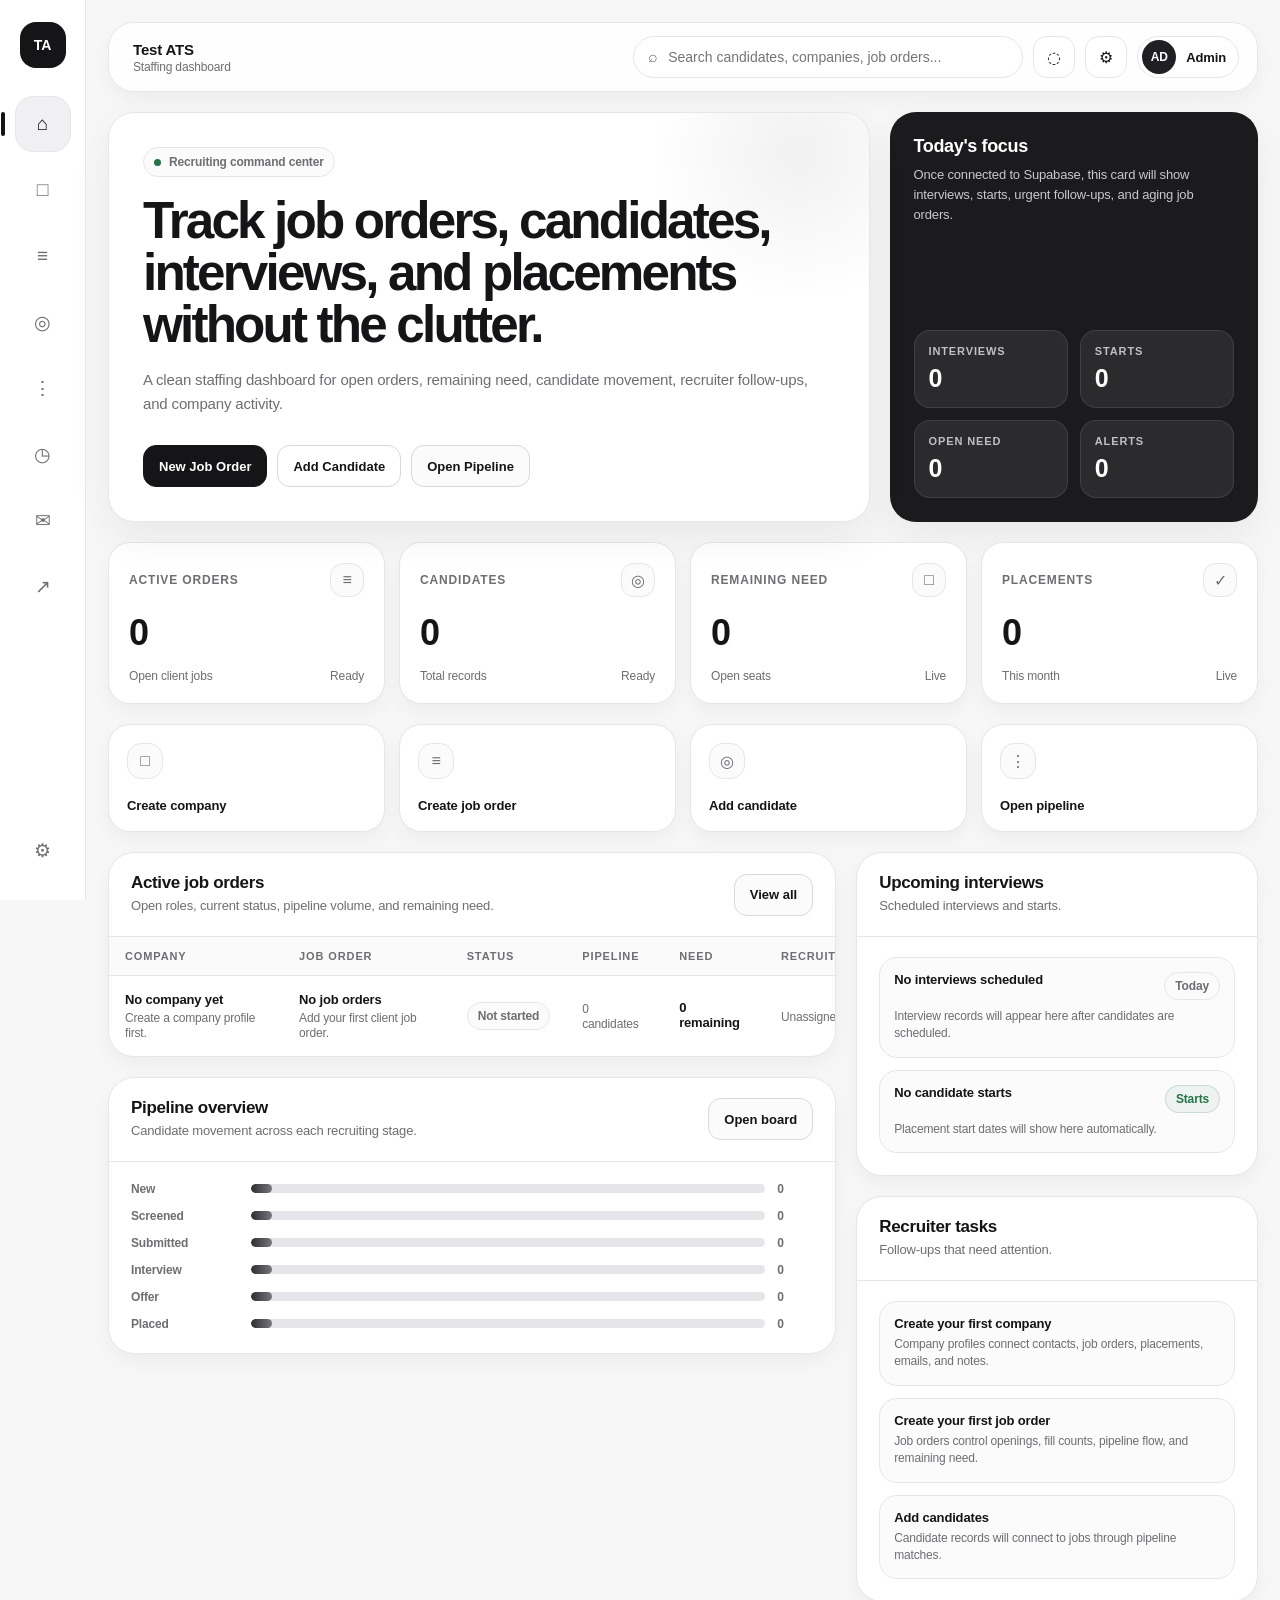
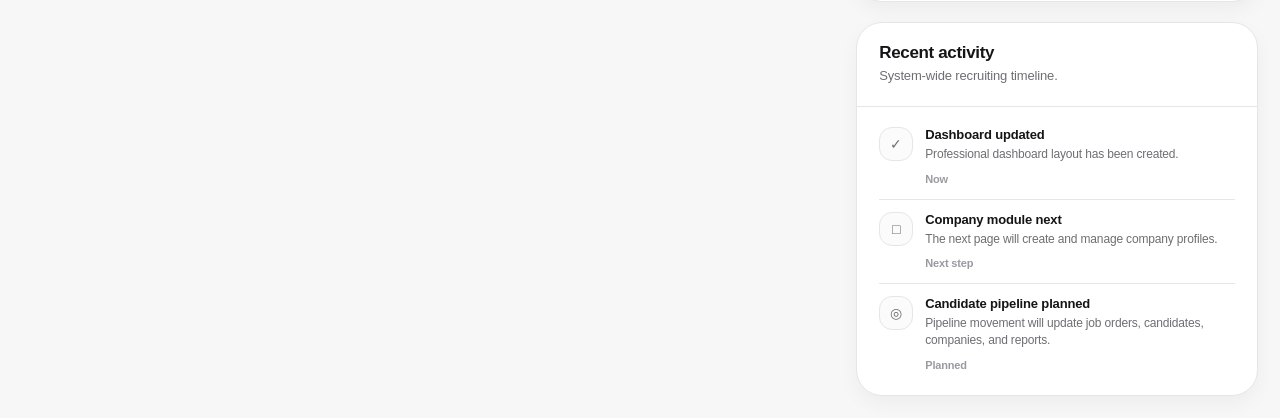
<file: dashboard.html>
<!DOCTYPE html>
<html lang="en">
<head>
  <meta charset="UTF-8" />
  <meta name="viewport" content="width=device-width, initial-scale=1.0" />

  <title>Test ATS | Dashboard</title>

  <style>
    :root {
      --bg: #f7f7f8;
      --panel: #ffffff;
      --panel-soft: #fbfbfc;
      --ink: #151517;
      --muted: #6e6e73;
      --muted-2: #9a9aa1;
      --line: #e6e6ea;
      --line-dark: #d8d8dd;
      --black: #121214;
      --soft-black: #202024;
      --nav: #ffffff;
      --nav-text: #3e3e43;
      --shadow: 0 16px 40px rgba(18, 18, 20, 0.06);
      --shadow-soft: 0 8px 20px rgba(18, 18, 20, 0.045);
      --radius: 18px;
      --radius-lg: 26px;
      --success: #257447;
      --warning: #9a6a11;
      --danger: #a63a32;
      --blue: #4c607d;
    }

    * {
      box-sizing: border-box;
      margin: 0;
      padding: 0;
    }

    body {
      min-height: 100vh;
      background: var(--bg);
      color: var(--ink);
      font-family: Arial, Helvetica, sans-serif;
      letter-spacing: -0.01em;
    }

    button,
    input {
      font: inherit;
    }

    a {
      color: inherit;
      text-decoration: none;
    }

    .app {
      min-height: 100vh;
      display: grid;
      grid-template-columns: 86px 1fr;
    }

    .rail {
      position: sticky;
      top: 0;
      height: 100vh;
      background: var(--nav);
      border-right: 1px solid var(--line);
      display: flex;
      flex-direction: column;
      align-items: center;
      padding: 22px 14px;
      gap: 20px;
    }

    .mark {
      width: 46px;
      height: 46px;
      border-radius: 16px;
      background: var(--ink);
      color: #fff;
      display: grid;
      place-items: center;
      font-weight: 800;
      font-size: 14px;
    }

    .rail-nav {
      display: grid;
      gap: 10px;
      margin-top: 8px;
      width: 100%;
    }

    .rail-link {
      width: 56px;
      height: 56px;
      border-radius: 18px;
      display: grid;
      place-items: center;
      color: var(--muted);
      border: 1px solid transparent;
      font-size: 19px;
      transition: 0.18s ease;
      margin: 0 auto;
      position: relative;
    }

    .rail-link:hover,
    .rail-link.active {
      background: #f0f0f2;
      color: var(--ink);
      border-color: var(--line);
    }

    .rail-link.active::before {
      content: "";
      position: absolute;
      left: -15px;
      width: 4px;
      height: 24px;
      border-radius: 99px;
      background: var(--ink);
    }

    .rail-bottom {
      margin-top: auto;
      display: grid;
      gap: 10px;
    }

    .main {
      min-width: 0;
      padding: 22px;
    }

    .workspace {
      max-width: 1540px;
      margin: 0 auto;
      display: grid;
      gap: 20px;
    }

    .topbar {
      height: 70px;
      background: rgba(255, 255, 255, 0.88);
      border: 1px solid var(--line);
      border-radius: var(--radius-lg);
      box-shadow: var(--shadow-soft);
      display: flex;
      align-items: center;
      justify-content: space-between;
      padding: 0 18px 0 24px;
      backdrop-filter: blur(16px);
    }

    .top-title {
      display: grid;
      gap: 2px;
    }

    .top-title strong {
      font-size: 15px;
      font-weight: 800;
    }

    .top-title span {
      font-size: 12px;
      color: var(--muted);
    }

    .top-actions {
      display: flex;
      align-items: center;
      gap: 10px;
    }

    .search {
      width: 390px;
      height: 42px;
      border: 1px solid var(--line);
      border-radius: 999px;
      display: flex;
      align-items: center;
      gap: 10px;
      padding: 0 14px;
      background: #fff;
      color: var(--muted);
    }

    .search input {
      border: 0;
      outline: 0;
      background: transparent;
      width: 100%;
      min-width: 0;
      color: var(--ink);
      font-size: 14px;
    }

    .icon-button {
      width: 42px;
      height: 42px;
      border: 1px solid var(--line);
      background: #fff;
      border-radius: 14px;
      color: var(--ink);
    }

    .profile {
      height: 42px;
      display: flex;
      align-items: center;
      gap: 10px;
      background: #fff;
      border: 1px solid var(--line);
      border-radius: 999px;
      padding: 4px 12px 4px 4px;
    }

    .avatar {
      width: 34px;
      height: 34px;
      border-radius: 50%;
      background: #202024;
      color: #fff;
      display: grid;
      place-items: center;
      font-size: 12px;
      font-weight: 800;
    }

    .profile span {
      font-size: 13px;
      font-weight: 700;
    }

    .hero {
      display: grid;
      grid-template-columns: 1.55fr 0.75fr;
      gap: 20px;
    }

    .intro-card {
      background: var(--panel);
      border: 1px solid var(--line);
      border-radius: var(--radius-lg);
      box-shadow: var(--shadow);
      padding: 34px;
      min-height: 270px;
      display: flex;
      flex-direction: column;
      justify-content: space-between;
      overflow: hidden;
      position: relative;
    }

    .intro-card::after {
      content: "";
      position: absolute;
      right: -90px;
      top: -120px;
      width: 320px;
      height: 320px;
      border-radius: 999px;
      background: radial-gradient(circle, rgba(18,18,20,0.06), transparent 66%);
      pointer-events: none;
    }

    .kicker {
      display: inline-flex;
      width: fit-content;
      align-items: center;
      gap: 8px;
      padding: 7px 10px;
      border-radius: 999px;
      border: 1px solid var(--line);
      color: var(--muted);
      background: var(--panel-soft);
      font-size: 12px;
      font-weight: 800;
      margin-bottom: 18px;
    }

    .kicker-dot {
      width: 7px;
      height: 7px;
      border-radius: 99px;
      background: var(--success);
    }

    h1 {
      max-width: 760px;
      font-size: clamp(30px, 4vw, 54px);
      line-height: 1.02;
      letter-spacing: -0.055em;
      font-weight: 800;
      margin-bottom: 16px;
    }

    .intro-card p {
      max-width: 690px;
      color: var(--muted);
      font-size: 15px;
      line-height: 1.65;
    }

    .hero-actions {
      display: flex;
      flex-wrap: wrap;
      gap: 10px;
      margin-top: 28px;
    }

    .btn {
      height: 42px;
      border-radius: 13px;
      border: 1px solid var(--line-dark);
      padding: 0 15px;
      font-size: 13px;
      font-weight: 800;
      background: #fff;
      color: var(--ink);
    }

    .btn.primary {
      background: var(--ink);
      color: #fff;
      border-color: var(--ink);
    }

    .btn.subtle {
      background: var(--panel-soft);
    }

    .focus-card {
      background: #1b1b1e;
      color: #fff;
      border-radius: var(--radius-lg);
      padding: 24px;
      min-height: 270px;
      display: grid;
      align-content: space-between;
      box-shadow: var(--shadow);
    }

    .focus-card h2 {
      font-size: 18px;
      margin-bottom: 8px;
      letter-spacing: -0.02em;
    }

    .focus-card p {
      color: #c7c7ce;
      font-size: 13px;
      line-height: 1.55;
    }

    .focus-metric {
      display: grid;
      grid-template-columns: 1fr 1fr;
      gap: 12px;
      margin-top: 24px;
    }

    .focus-metric div {
      border: 1px solid rgba(255,255,255,0.1);
      background: rgba(255,255,255,0.07);
      border-radius: 16px;
      padding: 14px;
    }

    .focus-metric span {
      display: block;
      color: #bfc0c7;
      font-size: 11px;
      text-transform: uppercase;
      letter-spacing: 0.08em;
      margin-bottom: 7px;
      font-weight: 800;
    }

    .focus-metric strong {
      font-size: 25px;
      letter-spacing: -0.04em;
    }

    .stats-row {
      display: grid;
      grid-template-columns: repeat(4, 1fr);
      gap: 14px;
    }

    .stat {
      background: var(--panel);
      border: 1px solid var(--line);
      border-radius: 22px;
      padding: 20px;
      box-shadow: var(--shadow-soft);
      display: grid;
      gap: 18px;
    }

    .stat-head {
      display: flex;
      justify-content: space-between;
      align-items: center;
      gap: 12px;
    }

    .stat-label {
      font-size: 12px;
      color: var(--muted);
      font-weight: 800;
      text-transform: uppercase;
      letter-spacing: 0.07em;
    }

    .stat-icon {
      width: 34px;
      height: 34px;
      border-radius: 13px;
      border: 1px solid var(--line);
      background: var(--panel-soft);
      display: grid;
      place-items: center;
      color: var(--muted);
    }

    .stat-value {
      font-size: 36px;
      font-weight: 800;
      letter-spacing: -0.06em;
      line-height: 1;
    }

    .stat-foot {
      display: flex;
      justify-content: space-between;
      color: var(--muted);
      font-size: 12px;
      gap: 10px;
    }

    .main-grid {
      display: grid;
      grid-template-columns: minmax(0, 1.45fr) minmax(360px, 0.8fr);
      gap: 20px;
      align-items: start;
    }

    .column {
      display: grid;
      gap: 20px;
      min-width: 0;
    }

    .panel {
      background: var(--panel);
      border: 1px solid var(--line);
      border-radius: var(--radius-lg);
      box-shadow: var(--shadow-soft);
      overflow: hidden;
    }

    .panel-header {
      padding: 20px 22px;
      border-bottom: 1px solid var(--line);
      display: flex;
      justify-content: space-between;
      align-items: center;
      gap: 14px;
    }

    .panel-title h2 {
      font-size: 17px;
      font-weight: 800;
      letter-spacing: -0.02em;
      margin-bottom: 4px;
    }

    .panel-title p {
      color: var(--muted);
      font-size: 13px;
      line-height: 1.45;
    }

    .panel-body {
      padding: 20px 22px 22px;
    }

    .table-wrap {
      overflow-x: auto;
    }

    table {
      width: 100%;
      min-width: 760px;
      border-collapse: collapse;
    }

    th {
      background: #fafafa;
      color: var(--muted);
      font-size: 11px;
      text-transform: uppercase;
      letter-spacing: 0.08em;
      font-weight: 800;
      text-align: left;
      padding: 13px 16px;
      border-bottom: 1px solid var(--line);
    }

    td {
      padding: 16px;
      border-bottom: 1px solid var(--line);
      font-size: 13px;
      vertical-align: middle;
    }

    tr:last-child td {
      border-bottom: 0;
    }

    td strong {
      display: block;
      font-size: 13px;
      margin-bottom: 3px;
    }

    td small {
      color: var(--muted);
      font-size: 12px;
    }

    .pill {
      display: inline-flex;
      align-items: center;
      min-height: 28px;
      border-radius: 999px;
      padding: 0 10px;
      font-size: 12px;
      font-weight: 800;
      border: 1px solid var(--line);
      background: var(--panel-soft);
      color: var(--muted);
      white-space: nowrap;
    }

    .pill.success {
      color: var(--success);
      border-color: rgba(37,116,71,0.18);
      background: rgba(37,116,71,0.06);
    }

    .pill.warning {
      color: var(--warning);
      border-color: rgba(154,106,17,0.18);
      background: rgba(154,106,17,0.07);
    }

    .pipeline {
      display: grid;
      gap: 13px;
    }

    .pipe-row {
      display: grid;
      grid-template-columns: 108px 1fr 36px;
      gap: 12px;
      align-items: center;
    }

    .pipe-row span {
      color: var(--muted);
      font-size: 12px;
      font-weight: 800;
    }

    .bar {
      height: 9px;
      background: var(--line);
      border-radius: 999px;
      overflow: hidden;
    }

    .fill {
      height: 100%;
      border-radius: 999px;
      background: linear-gradient(90deg, #2d2d31, #77777e);
    }

    .activity-list,
    .interview-list,
    .task-list {
      display: grid;
      gap: 12px;
    }

    .activity-item {
      display: grid;
      grid-template-columns: 34px 1fr;
      gap: 12px;
      padding-bottom: 12px;
      border-bottom: 1px solid var(--line);
    }

    .activity-item:last-child {
      padding-bottom: 0;
      border-bottom: 0;
    }

    .activity-icon {
      width: 34px;
      height: 34px;
      border-radius: 13px;
      display: grid;
      place-items: center;
      background: var(--panel-soft);
      border: 1px solid var(--line);
      color: var(--muted);
      font-size: 14px;
    }

    .activity-text strong {
      display: block;
      font-size: 13px;
      margin-bottom: 4px;
    }

    .activity-text p {
      color: var(--muted);
      font-size: 12px;
      line-height: 1.45;
      margin-bottom: 5px;
    }

    .activity-text time {
      color: var(--muted-2);
      font-size: 11px;
      font-weight: 800;
    }

    .interview-card,
    .task-card {
      border: 1px solid var(--line);
      background: var(--panel-soft);
      border-radius: 18px;
      padding: 14px;
    }

    .interview-card strong,
    .task-card strong {
      display: block;
      font-size: 13px;
      margin-bottom: 5px;
    }

    .interview-card p,
    .task-card p {
      color: var(--muted);
      font-size: 12px;
      line-height: 1.45;
    }

    .interview-top {
      display: flex;
      justify-content: space-between;
      gap: 12px;
      align-items: flex-start;
      margin-bottom: 8px;
    }

    .quick-row {
      display: grid;
      grid-template-columns: repeat(4, 1fr);
      gap: 14px;
    }

    .quick {
      background: var(--panel);
      border: 1px solid var(--line);
      border-radius: 22px;
      padding: 18px;
      min-height: 108px;
      box-shadow: var(--shadow-soft);
      display: flex;
      flex-direction: column;
      justify-content: space-between;
      transition: 0.18s ease;
    }

    .quick:hover {
      transform: translateY(-2px);
      box-shadow: var(--shadow);
    }

    .quick span {
      width: 36px;
      height: 36px;
      border-radius: 14px;
      display: grid;
      place-items: center;
      border: 1px solid var(--line);
      background: var(--panel-soft);
      color: var(--muted);
    }

    .quick strong {
      font-size: 13px;
      letter-spacing: -0.01em;
    }

    @media (max-width: 1200px) {
      .hero,
      .main-grid {
        grid-template-columns: 1fr;
      }

      .stats-row,
      .quick-row {
        grid-template-columns: repeat(2, 1fr);
      }
    }

    @media (max-width: 820px) {
      .app {
        grid-template-columns: 1fr;
      }

      .rail {
        display: none;
      }

      .main {
        padding: 12px;
      }

      .topbar {
        height: auto;
        min-height: 70px;
        flex-direction: column;
        align-items: stretch;
        padding: 14px;
        gap: 12px;
      }

      .top-actions {
        width: 100%;
      }

      .search {
        width: 100%;
        flex: 1;
      }

      .profile span {
        display: none;
      }

      .intro-card {
        padding: 24px;
      }

      .stats-row,
      .quick-row,
      .focus-metric {
        grid-template-columns: 1fr;
      }

      .pipe-row {
        grid-template-columns: 92px 1fr 30px;
      }
    }
  </style>
</head>

<body>
  <div class="app">
    <aside class="rail" aria-label="Main navigation">
      <div class="mark">TA</div>

      <nav class="rail-nav">
        <a class="rail-link active" href="dashboard.html" title="Dashboard">⌂</a>
        <a class="rail-link" href="companies.html" title="Companies">□</a>
        <a class="rail-link" href="job-orders.html" title="Job Orders">≡</a>
        <a class="rail-link" href="candidates.html" title="Candidates">◎</a>
        <a class="rail-link" href="pipeline.html" title="Pipeline">⋮</a>
        <a class="rail-link" href="calendar.html" title="Calendar">◷</a>
        <a class="rail-link" href="communications.html" title="Communications">✉</a>
        <a class="rail-link" href="reports.html" title="Reports">↗</a>
      </nav>

      <div class="rail-bottom">
        <a class="rail-link" href="administration.html" title="Administration">⚙</a>
      </div>
    </aside>

    <main class="main">
      <div class="workspace">
        <header class="topbar">
          <div class="top-title">
            <strong>Test ATS</strong>
            <span>Staffing dashboard</span>
          </div>

          <div class="top-actions">
            <label class="search">
              <span>⌕</span>
              <input type="search" placeholder="Search candidates, companies, job orders..." />
            </label>

            <button class="icon-button" type="button" aria-label="Notifications">◌</button>
            <button class="icon-button" type="button" aria-label="Settings">⚙</button>

            <div class="profile">
              <div class="avatar">AD</div>
              <span>Admin</span>
            </div>
          </div>
        </header>

        <section class="hero">
          <article class="intro-card">
            <div>
              <div class="kicker"><span class="kicker-dot"></span> Recruiting command center</div>
              <h1>Track job orders, candidates, interviews, and placements without the clutter.</h1>
              <p>
                A clean staffing dashboard for open orders, remaining need, candidate movement,
                recruiter follow-ups, and company activity.
              </p>
            </div>

            <div class="hero-actions">
              <button class="btn primary" type="button">New Job Order</button>
              <button class="btn" type="button">Add Candidate</button>
              <button class="btn subtle" type="button">Open Pipeline</button>
            </div>
          </article>

          <aside class="focus-card">
            <div>
              <h2>Today's focus</h2>
              <p>Once connected to Supabase, this card will show interviews, starts, urgent follow-ups, and aging job orders.</p>
            </div>

            <div class="focus-metric">
              <div>
                <span>Interviews</span>
                <strong>0</strong>
              </div>
              <div>
                <span>Starts</span>
                <strong>0</strong>
              </div>
              <div>
                <span>Open Need</span>
                <strong>0</strong>
              </div>
              <div>
                <span>Alerts</span>
                <strong>0</strong>
              </div>
            </div>
          </aside>
        </section>

        <section class="stats-row">
          <article class="stat">
            <div class="stat-head">
              <span class="stat-label">Active Orders</span>
              <span class="stat-icon">≡</span>
            </div>
            <div class="stat-value">0</div>
            <div class="stat-foot"><span>Open client jobs</span><span>Ready</span></div>
          </article>

          <article class="stat">
            <div class="stat-head">
              <span class="stat-label">Candidates</span>
              <span class="stat-icon">◎</span>
            </div>
            <div class="stat-value">0</div>
            <div class="stat-foot"><span>Total records</span><span>Ready</span></div>
          </article>

          <article class="stat">
            <div class="stat-head">
              <span class="stat-label">Remaining Need</span>
              <span class="stat-icon">□</span>
            </div>
            <div class="stat-value">0</div>
            <div class="stat-foot"><span>Open seats</span><span>Live</span></div>
          </article>

          <article class="stat">
            <div class="stat-head">
              <span class="stat-label">Placements</span>
              <span class="stat-icon">✓</span>
            </div>
            <div class="stat-value">0</div>
            <div class="stat-foot"><span>This month</span><span>Live</span></div>
          </article>
        </section>

        <section class="quick-row">
          <a class="quick" href="companies.html">
            <span>□</span>
            <strong>Create company</strong>
          </a>

          <a class="quick" href="job-orders.html">
            <span>≡</span>
            <strong>Create job order</strong>
          </a>

          <a class="quick" href="candidates.html">
            <span>◎</span>
            <strong>Add candidate</strong>
          </a>

          <a class="quick" href="pipeline.html">
            <span>⋮</span>
            <strong>Open pipeline</strong>
          </a>
        </section>

        <section class="main-grid">
          <div class="column">
            <article class="panel">
              <div class="panel-header">
                <div class="panel-title">
                  <h2>Active job orders</h2>
                  <p>Open roles, current status, pipeline volume, and remaining need.</p>
                </div>

                <button class="btn subtle" type="button">View all</button>
              </div>

              <div class="table-wrap">
                <table>
                  <thead>
                    <tr>
                      <th>Company</th>
                      <th>Job order</th>
                      <th>Status</th>
                      <th>Pipeline</th>
                      <th>Need</th>
                      <th>Recruiter</th>
                    </tr>
                  </thead>
                  <tbody>
                    <tr>
                      <td><strong>No company yet</strong><small>Create a company profile first.</small></td>
                      <td><strong>No job orders</strong><small>Add your first client job order.</small></td>
                      <td><span class="pill">Not started</span></td>
                      <td><small>0 candidates</small></td>
                      <td><strong>0 remaining</strong></td>
                      <td><small>Unassigned</small></td>
                    </tr>
                  </tbody>
                </table>
              </div>
            </article>

            <article class="panel">
              <div class="panel-header">
                <div class="panel-title">
                  <h2>Pipeline overview</h2>
                  <p>Candidate movement across each recruiting stage.</p>
                </div>

                <button class="btn subtle" type="button">Open board</button>
              </div>

              <div class="panel-body">
                <div class="pipeline">
                  <div class="pipe-row">
                    <span>New</span>
                    <div class="bar"><div class="fill" style="width: 4%;"></div></div>
                    <span>0</span>
                  </div>

                  <div class="pipe-row">
                    <span>Screened</span>
                    <div class="bar"><div class="fill" style="width: 4%;"></div></div>
                    <span>0</span>
                  </div>

                  <div class="pipe-row">
                    <span>Submitted</span>
                    <div class="bar"><div class="fill" style="width: 4%;"></div></div>
                    <span>0</span>
                  </div>

                  <div class="pipe-row">
                    <span>Interview</span>
                    <div class="bar"><div class="fill" style="width: 4%;"></div></div>
                    <span>0</span>
                  </div>

                  <div class="pipe-row">
                    <span>Offer</span>
                    <div class="bar"><div class="fill" style="width: 4%;"></div></div>
                    <span>0</span>
                  </div>

                  <div class="pipe-row">
                    <span>Placed</span>
                    <div class="bar"><div class="fill" style="width: 4%;"></div></div>
                    <span>0</span>
                  </div>
                </div>
              </div>
            </article>
          </div>

          <aside class="column">
            <article class="panel">
              <div class="panel-header">
                <div class="panel-title">
                  <h2>Upcoming interviews</h2>
                  <p>Scheduled interviews and starts.</p>
                </div>
              </div>

              <div class="panel-body">
                <div class="interview-list">
                  <div class="interview-card">
                    <div class="interview-top">
                      <strong>No interviews scheduled</strong>
                      <span class="pill">Today</span>
                    </div>
                    <p>Interview records will appear here after candidates are scheduled.</p>
                  </div>

                  <div class="interview-card">
                    <div class="interview-top">
                      <strong>No candidate starts</strong>
                      <span class="pill success">Starts</span>
                    </div>
                    <p>Placement start dates will show here automatically.</p>
                  </div>
                </div>
              </div>
            </article>

            <article class="panel">
              <div class="panel-header">
                <div class="panel-title">
                  <h2>Recruiter tasks</h2>
                  <p>Follow-ups that need attention.</p>
                </div>
              </div>

              <div class="panel-body">
                <div class="task-list">
                  <div class="task-card">
                    <strong>Create your first company</strong>
                    <p>Company profiles connect contacts, job orders, placements, emails, and notes.</p>
                  </div>

                  <div class="task-card">
                    <strong>Create your first job order</strong>
                    <p>Job orders control openings, fill counts, pipeline flow, and remaining need.</p>
                  </div>

                  <div class="task-card">
                    <strong>Add candidates</strong>
                    <p>Candidate records will connect to jobs through pipeline matches.</p>
                  </div>
                </div>
              </div>
            </article>

            <article class="panel">
              <div class="panel-header">
                <div class="panel-title">
                  <h2>Recent activity</h2>
                  <p>System-wide recruiting timeline.</p>
                </div>
              </div>

              <div class="panel-body">
                <div class="activity-list">
                  <div class="activity-item">
                    <div class="activity-icon">✓</div>
                    <div class="activity-text">
                      <strong>Dashboard updated</strong>
                      <p>Professional dashboard layout has been created.</p>
                      <time>Now</time>
                    </div>
                  </div>

                  <div class="activity-item">
                    <div class="activity-icon">□</div>
                    <div class="activity-text">
                      <strong>Company module next</strong>
                      <p>The next page will create and manage company profiles.</p>
                      <time>Next step</time>
                    </div>
                  </div>

                  <div class="activity-item">
                    <div class="activity-icon">◎</div>
                    <div class="activity-text">
                      <strong>Candidate pipeline planned</strong>
                      <p>Pipeline movement will update job orders, candidates, companies, and reports.</p>
                      <time>Planned</time>
                    </div>
                  </div>
                </div>
              </div>
            </article>
          </aside>
        </section>
      </div>
    </main>
  </div>
</body>
</html>
</file>
